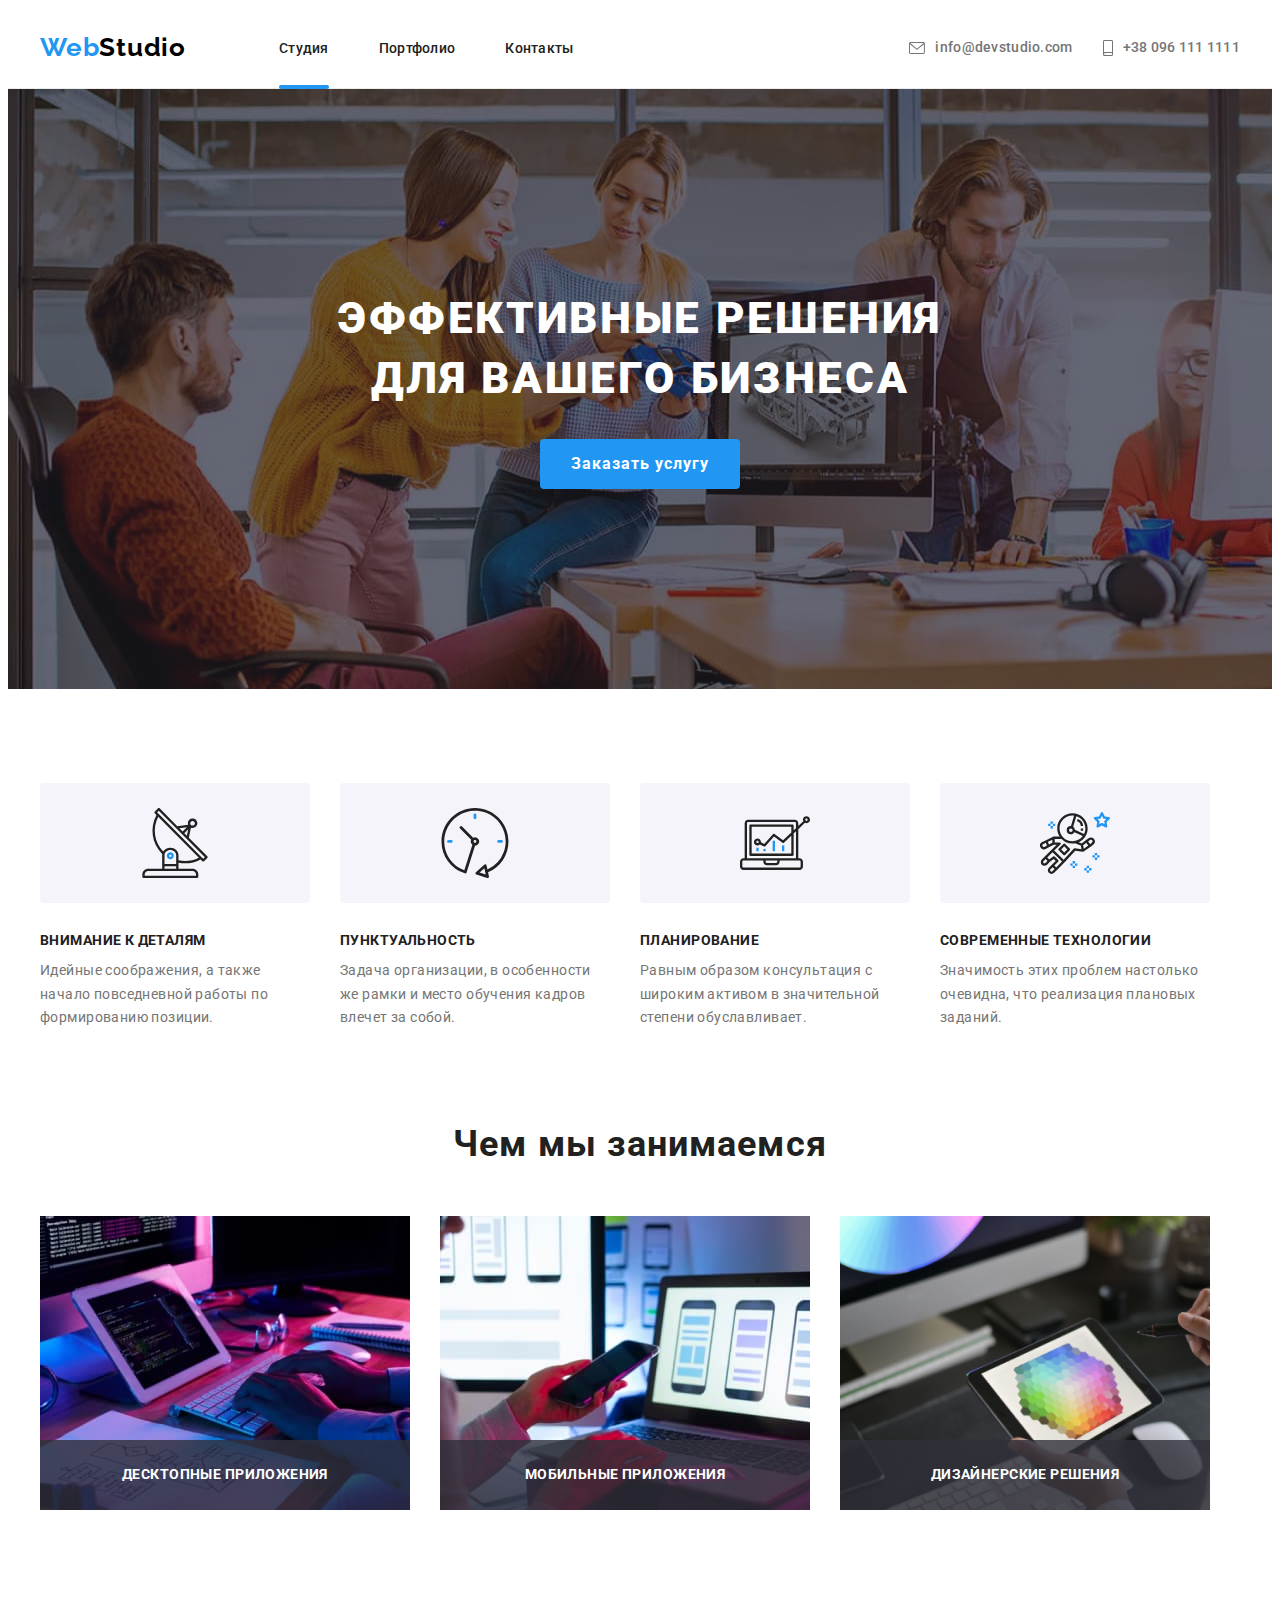
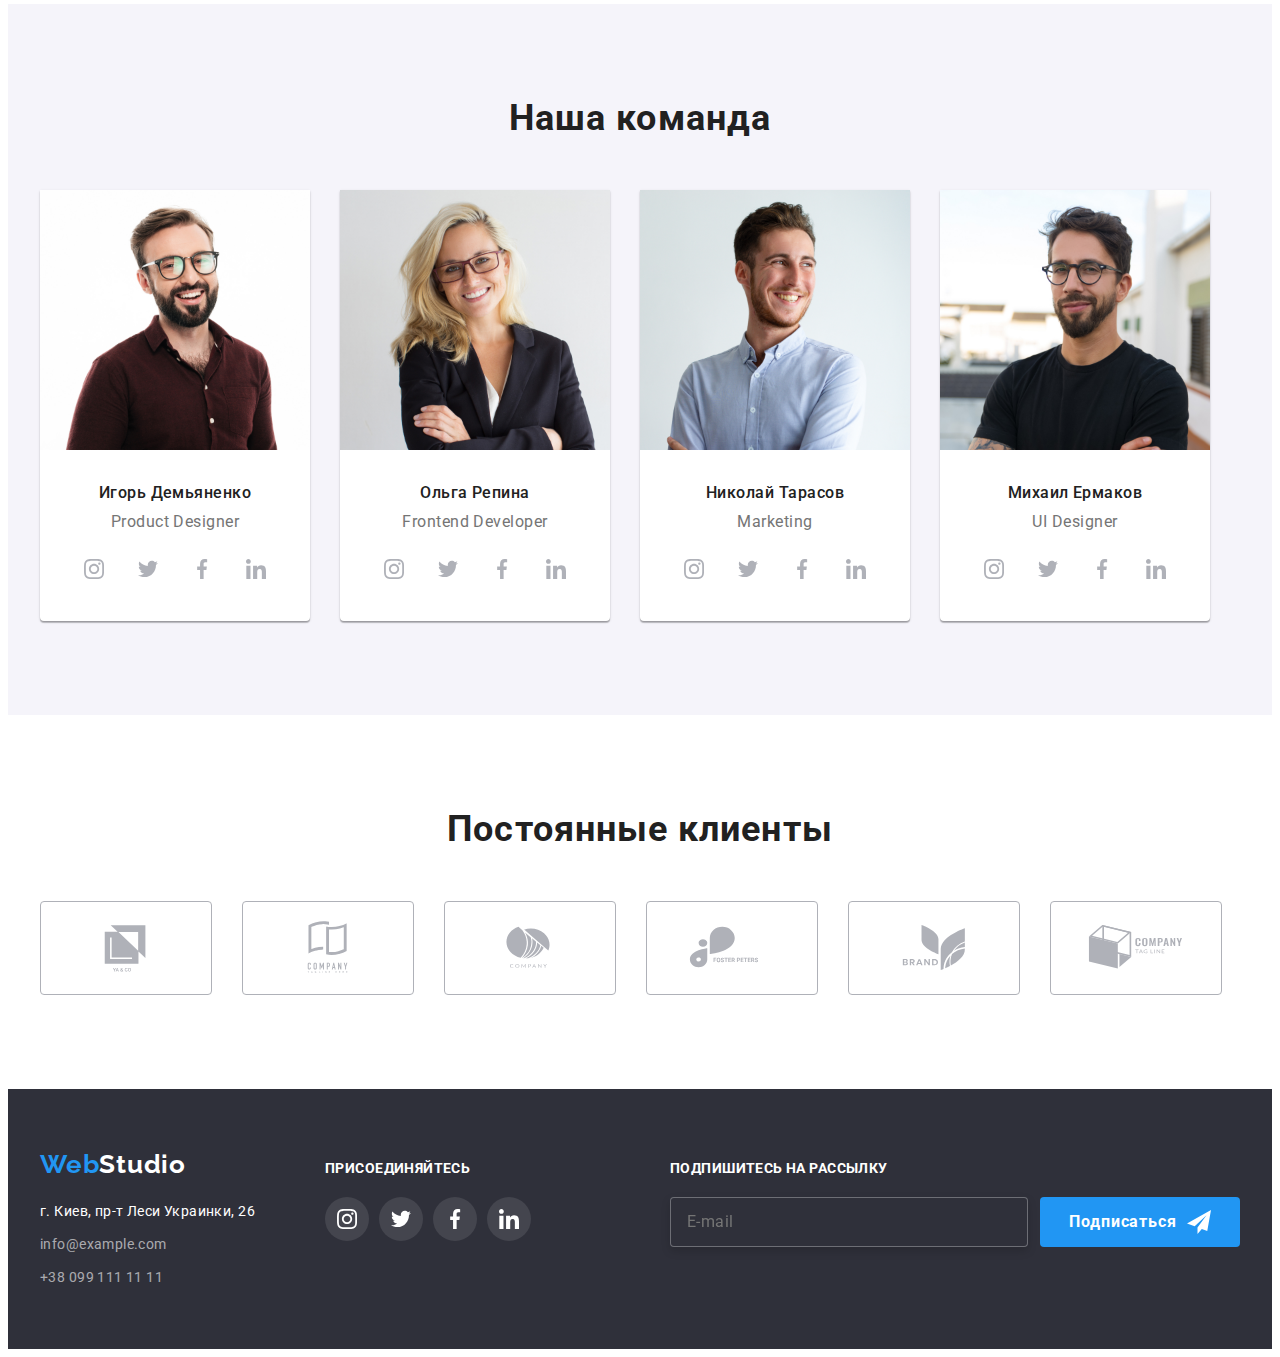
<file: index.html>
<!DOCTYPE html>
<html lang="ru">
<head>
    <meta charset="UTF-8">
    <meta http-equiv="X-UA-Compatible" content="IE=edge">
    <meta name="viewport" content="width=device-width, initial-scale=1.0">
    <link rel="preconnect" href="https://fonts.googleapis.com">
    <link rel="preconnect" href="https://fonts.gstatic.com" crossorigin>
    <link
      href="https://fonts.googleapis.com/css2?family=Raleway:wght@700&family=Roboto:wght@400;500;700;900&display=swap"
      rel="stylesheet">
      <link rel="stylesheet"
        href="https://cdnjs.cloudflare.com/ajax/libs/modern-normalize/1.1.0/modern-normalize.min.css"
        integrity="sha512-wpPYUAdjBVSE4KJnH1VR1HeZfpl1ub8YT/NKx4PuQ5NmX2tKuGu6U/JRp5y+Y8XG2tV+wKQpNHVUX03MfMFn9Q=="
        crossorigin="anonymous" referrerpolicy="no-referrer" />
    <link rel="stylesheet" href="./css/styles.css">
    <title>Document</title>
    
</head>
<body>




  <header class="header"> 
      <div class="header-container container">
      <nav class="header-navigation">
        <a href="./index.html" class="header-logo-link link">Web<span class="header-sublogo-link link">Studio</span></a>
    <ul class="header-list list">

      <li class="header-item"><a href="" class="header-link link current">Студия</a></li>

      <li class="header-item"><a href="./portfolio.html" class="header-link link">Портфолио</a></li>
      
      <li class="header-item"><a href="" class="header-link link">Контакты</a></li>

    </ul>
      </nav>
    
    <ul class="header-sublist list">

      <li class="header-sublist-item">
        <a class="header-mail-link link" href="info@devstudio.com">
        <svg class="header-mail-icon" width="16" height="12">
          <use href="./images/icons.svg#icon-envelope"></use>
        </svg>info@devstudio.com</a>
      </li>


      <li class="header-sublist-item">
        <a class="header-tel-link link" href="tel:+380961111111">
    <svg class="header-tel-icon" width="10" height="16">
      <use href="./images/icons.svg#icon-smartphone"></use>
    </svg>+38 096 111 1111</a>
      </li>
      
    </ul>
      
    </div>
  </header>

  <main>

    
      
    <section class="main-section">
    <div class="container">
      <h1 class="main-section-title">Эффективные решения для вашего бизнеса</h1>
      <button type="button" data-modal-open class="main-section-button">Заказать услугу</button>
    </div>
    </section>
    
   
  
    
    <section class="hard-skills section">
      <div class="container">
      <h2 class="visually-hidden">Сильные навыки</h2>
  <ul class="hard-skills-list list">

    <li class="hard-skills-item icon-antenna">
     <h3 class="hard-skills-subtitle">Внимание к деталям</h3>
     <p class="hard-skills-text">Идейные соображения, а также начало повседневной работы по формированию позиции.</p>
    </li>

    <li class="hard-skills-item icon-clock">
      <h3 class="hard-skills-subtitle">Пунктуальность</h3>
      <p class="hard-skills-text">Задача организации, в особенности же рамки и место обучения кадров влечет за собой.</p>
    </li>

    <li class="hard-skills-item icon-diagram">
      <h3 class="hard-skills-subtitle">Планирование</h3>
      <p class="hard-skills-text">Равным образом консультация с широким активом в значительной степени обуславливает.</p>
    </li>

    <li class="hard-skills-item icon-astronaut">
      <h3 class="hard-skills-subtitle">Современные технологии</h3>
      <p class="hard-skills-text">Значимость этих проблем настолько очевидна, что реализация плановых заданий.</p>
    </li>

  </ul>
  </div>
    </section>



     
    <section class="activity section">
      <div class="container">
  <h2 class="activity-title">Чем мы занимаемся</h2>
  <ul class="activity-list list">
    <li class="activity-item">

      <div class="activity-box">
      <img src="./images/box11.jpg" alt="верстка сайтов" width="370" class="activity-img">
    <p class="activity-text">Десктопные приложения</p>
    </div>

    </li>
    <li class="activity-item">

      <div class="activity-box">
      <img src="./images/box12.jpg" alt="создание мобильных приложений" width="370" class="activity-img">
    <p class="activity-text">Мобильные приложения</p>
    </div>

    </li>
    <li class="activity-item">

      <div class="activity-box">
      <img src="./images/box13.jpg" alt="дизайн сайтов" width="370" class="activity-img">
    <p class="activity-text">Дизайнерские решения</p>
    </div>

    </li>
  </ul>
  </div>
    </section>
    


    
    <section class="our-team section">
      <div class="container">
<h2 class="our-team-title">Наша команда</h2>
<ul class="our-team-list list">

  <li class="our-team-item">
    <img src="./images/img.jpg" alt="фото продакт дизайнера" width="270" class="team-img">
    <h3 class="our-team-subtitle">Игорь Демьяненко</h3>
    <p lang="en" class="our-team-text">Product Designer</p>

    <ul class="our-team-soc-list list">
      <li class="our-team-soc-item">
      <a href="" class="our-team-soc-link">
        <svg class="our-team-soc-icon" width="20" height="20">
          <use href="./images/icons.svg#icon-instagram-2-1"></use>
        </svg>
      </a>
      </li>
      

      <li class="our-team-soc-item">
      <a href="" class="our-team-soc-link">
        <svg class="our-team-soc-icon" width="20" height="20">
          <use href="./images/icons.svg#icon-twitter"></use>
        </svg>
      </a>
      </li>
      

      <li class="our-team-soc-item">
      <a href="" class="our-team-soc-link">
        <svg class="our-team-soc-icon" width="20" height="20">
          <use href="./images/icons.svg#icon-facebook"></use>
        </svg>
      </a>
      </li>
      

      <li class="our-team-soc-item">
      <a href="" class="our-team-soc-link">
        <svg class="our-team-soc-icon" width="20" height="20">
          <use href="./images/icons.svg#icon-linkedin5"></use>
        </svg>
      </a>
      </li>
      </ul>

    
  
  <li class="our-team-item">
    <img src="./images/img1.jpg" alt="фото фронтенд девелопера" width="270" class="team-img">
    <h3 class="our-team-subtitle">Ольга Репина</h3>
    <p lang="en" class="our-team-text">Frontend Developer</p>

    <ul class="our-team-soc-list list">
      <li class="our-team-soc-item">
      <a href="" class="our-team-soc-link">
        <svg class="our-team-soc-icon" width="20" height="20">
          <use href="./images/icons.svg#icon-instagram-2-1"></use>
        </svg>
      </a>
    </li>
    
      <li class="our-team-soc-item">
      <a href="" class="our-team-soc-link">
        <svg class="our-team-soc-icon" width="20" height="20">
          <use href="./images/icons.svg#icon-twitter"></use>
        </svg>
      </a>
    </li>

      <li class="our-team-soc-item">
      <a href="" class="our-team-soc-link">
        <svg class="our-team-soc-icon" width="20" height="20">
          <use href="./images/icons.svg#icon-facebook"></use>
        </svg>
      </a>
      </li>
    
      <li class="our-team-soc-item">
      <a href="" class="our-team-soc-link">
        <svg class="our-team-soc-icon" width="20" height="20">
          <use href="./images/icons.svg#icon-linkedin5"></use>
        </svg>
      </a>
    </li>
    </ul>

  <li class="our-team-item">
    <img src="./images/img2.jpg" alt="фото маркетолога" width="270" class="team-img">
    <h3 class="our-team-subtitle">Николай Тарасов</h3>
    <p lang="en" class="our-team-text">Marketing</p>

    <ul class="our-team-soc-list list">
      <li class="our-team-soc-item">
      <a href="" class="our-team-soc-link">
        <svg class="our-team-soc-icon" width="20" height="20">
          <use href="./images/icons.svg#icon-instagram-2-1"></use>
        </svg>
      </a>
      </li>
    
      <li class="our-team-soc-item">
      <a href="" class="our-team-soc-link">
        <svg class="our-team-soc-icon" width="20" height="20">
          <use href="./images/icons.svg#icon-twitter"></use>
        </svg>
      </a>
      </li>
    
      <li class="our-team-soc-item">
      <a href="" class="our-team-soc-link">
        <svg class="our-team-soc-icon" width="20" height="20">
          <use href="./images/icons.svg#icon-facebook"></use>
        </svg>
      </a>
      </li>
    
      <li class="our-team-soc-item">
      <a href="" class="our-team-soc-link">
        <svg class="our-team-soc-icon" width="20" height="20">
          <use href="./images/icons.svg#icon-linkedin5"></use>
        </svg>
      </a>
    </li>
    </ul>

  <li class="our-team-item">
    <img src="./images/img3.jpg" alt="фото дизайнера" width="270" class="team-img">
    <h3 class="our-team-subtitle">Михаил Ермаков</h3>
    <p lang="en" class="our-team-text">UI Designer</p>

    <ul class="our-team-soc-list list">
      <li class="our-team-soc-item">
      <a href="" class="our-team-soc-link">
        <svg class="our-team-soc-icon" width="20" height="20">
          <use href="./images/icons.svg#icon-instagram-2-1"></use>
        </svg>
      </a>
      </li>
    
      <li class="our-team-soc-item">
      <a href="" class="our-team-soc-link">
        <svg class="our-team-soc-icon" width="20" height="20">
          <use href="./images/icons.svg#icon-twitter"></use>
        </svg>
      </a>
      </li>
    
      <li class="our-team-soc-item">
      <a href="" class="our-team-soc-link">
        <svg class="our-team-soc-icon" width="20" height="20">
          <use href="./images/icons.svg#icon-facebook"></use>
        </svg>
      </a>
      </li>
    
      <li class="our-team-soc-item">
      <a href="" class="our-team-soc-link">
        <svg class="our-team-soc-icon" width="20" height="20">
          <use href="./images/icons.svg#icon-linkedin5"></use>
        </svg>
      </a>
    </li>
    </ul>
  
</ul>
</div>
    </section>

    <section class="clients section">
      <div class="container">
        <h2 class="clients-title">Постоянные клиенты</h2>
        <ul class="clients-list list">
          <li class="clients-item">
            <a href="" class="clients-link">
              <svg class="clients-icon" width="106" height="60">
                <use href="./images/icons.svg#icon-logo"></use>
              </svg>
            </a>

          </li>

          <li class="clients-item">
          <a href="" class="clients-link">
            <svg class="clients-icon" width="106" height="60">
              <use href="./images/icons.svg#icon-logo1"></use>
            </svg>
          </a>
          
          </li>

          <li class="clients-item">
          <a href="" class="clients-link">
            <svg class="clients-icon" width="106" height="60">
              <use href="./images/icons.svg#icon-logo2"></use>
            </svg>
          </a>
          
          </li>

          <li class="clients-item">
          <a href="" class="clients-link">
            <svg class="clients-icon" width="106" height="60">
              <use href="./images/icons.svg#icon-logo3"></use>
            </svg>
          </a>
          
          </li>

          <li class="clients-item">
          <a href="" class="clients-link">
            <svg class="clients-icon" width="106" height="60">
              <use href="./images/icons.svg#icon-logo4"></use>
            </svg>
          </a>
          
          </li>

          <li class="clients-item">
          <a href="" class="clients-link">
            <svg class="clients-icon" width="106" height="60">
              <use href="./images/icons.svg#icon-logo5"></use>
            </svg>
          </a>
          
          </li>

        </ul>
        
      </div>
    </section>
    
</main>
    
  <footer class="footer">
    
    <div class="footer-container container">

      <div class="footer-address-soc">
    <a href="./index.html" class="footer-logo-link link">Web<span
        class="footer-sublogo-link link">Studio</span></a>
        
    <address class="footer-address">
      <ul class="footer-list list">
        <li class="footer-item">
          <a href="https://goo.gl/maps/SySh8Rz6bYfCAVdH9" target="_blank"
            rel="noopener, noindex, nofollow" class="footer-link-place link">г. Киев,
            пр-т Леси Украинки, 26</a>
        </li>
        <li class="footer-item">
          <a href="info@example.com" class="footer-link-contact link">info@example.com</a>
        </li>
        <li class="footer-item">
          <a href="tel:+380991111111" class="footer-link-contact link">+38 099 111 11
            11</a>
        </li>
      </ul>
    </address>
    </div>

    <div class="footer-soc">

    <p class="footer-soc-title">Присоединяйтесь</p>
    <ul class="footer-soc-list list">
      <li class="footer-soc-item">
        <a href="" class="footer-soc-link">
          <svg class="footer-soc-icon" width="20" height="20">
            <use href="./images/icons.svg#icon-instagram-2-1"></use>
          </svg>
        </a>

      </li>

      <li class="footer-soc-item">
        <a href="" class="footer-soc-link">
          <svg class="footer-soc-icon" width="20" height="20">
            <use href="./images/icons.svg#icon-twitter"></use>
          </svg>
        </a>
      
      </li>

      <li class="footer-soc-item">
        <a href="" class="footer-soc-link">
          <svg class="footer-soc-icon" width="20" height="20">
            <use href="./images/icons.svg#icon-facebook"></use>
          </svg>
        </a>
      
      </li>

      <li class="footer-soc-item">
        <a href="" class="footer-soc-link">
          <svg class="footer-soc-icon" width="20" height="20">
            <use href="./images/icons.svg#icon-linkedin5"></use>
          </svg>
        </a>
      
      </li>

    </ul>
    </div>

    <div class="footer-form">
    <p class="form-title">Подпишитесь на рассылку</p>
    
    <div class="footer-sub-form">
    <form class="footer-sub-form">
      <label>
      <input type="email" class="form-input" name="user-email" placeholder="E-mail"/></label>


      
      <button type="submit" class="form-button">Подписаться<svg class="footer-icon" width="24" height="24">
        <use href="./images/icons.svg#icon-icon-send"></use>
      </svg></button>
      
    </form>
    </div>

    </div>
    
    </div>
  </footer>
    
  <div class="backdrop is-hidden" data-modal>
    <div class="modal">
      <button class="modal-icon" type="button" data-modal-close>
        <svg class="modal-icon-svg" width="18" height="18">
          <use class="modal-icon-use" href="./images/icons.svg#icon-close2"></use>
        </svg>
      </button>

      <p class="modal-title">Оставьте свои данные, мы вам перезвоним</p>
      <form>
        <div class="modal-field">
        <label class="modal-label" for="user-name">Имя</label>
        <div class="modal-box">
        <input type="text" class="modal-box-input" name="user-name" required id="user-name"/>
        <svg class="modal-box-svg" width="18" height="18">
          <use class="modal-box-use" href="./images/icons.svg#icon-person1"></use>
        </svg>
        </div>
        </div>
        

        <div class="modal-field">
        <label class="modal-label" for="user-tel">Телефон</label>
        <div class="modal-box">
        <input type="tel" class="modal-box-input" name="user-tel" required
          id="user-tel"/>
        <svg class="modal-box-svg" width="18" height="18">
          <use class="modal-box-use" href="./images/icons.svg#icon-phone2"></use>
        </svg>
        </div>
        </div>

        <div class="modal-field">
        <label class="modal-label" for="user-email">Почта</label>
        <div class="modal-box">
        <input type="email" class="modal-box-input" name="user-email" required
          id="user-email"/>
        <svg class="modal-box-svg" width="18" height="18">
          <use class="modal-box-use" href="./images/icons.svg#icon-email2"></use>
        </svg>
        </div>
        </div>

        <div class="modal-field-text">
          <label class="modal-label" for="user-text">Комментарий</label>

        <div class="modal-box">
          <textarea name="user-text" id="user-text" placeholder="Введите текст" class="modal-text"></textarea>
        </div>
        </div>

        <div class="modal-politic">
        <input type="checkbox" class="input-check visually-hidden" name="politic" value="politic" id="input-check"/>
        <label for="input-check" class="check-text">
        <span>
          <svg class="check-icon" width="11" height="8">
          <use class="check-icon-use" href="./images/icons.svg#icon-check1"></use>
        </svg></span>
        Соглашаюсь с рассылкой и принимаю&nbsp;<a href="check-text-link" class="check-text-sub">Условия договора</a></label>
        </div>

        <div class="modal-button">
        <button type="submit" class="modal-button-send">Отправить</button>
        </div>

        </form>
      </div>

      
    </div>
  

    <script src="./js/modal.js"></script>
    

</body>
</html>
</file>
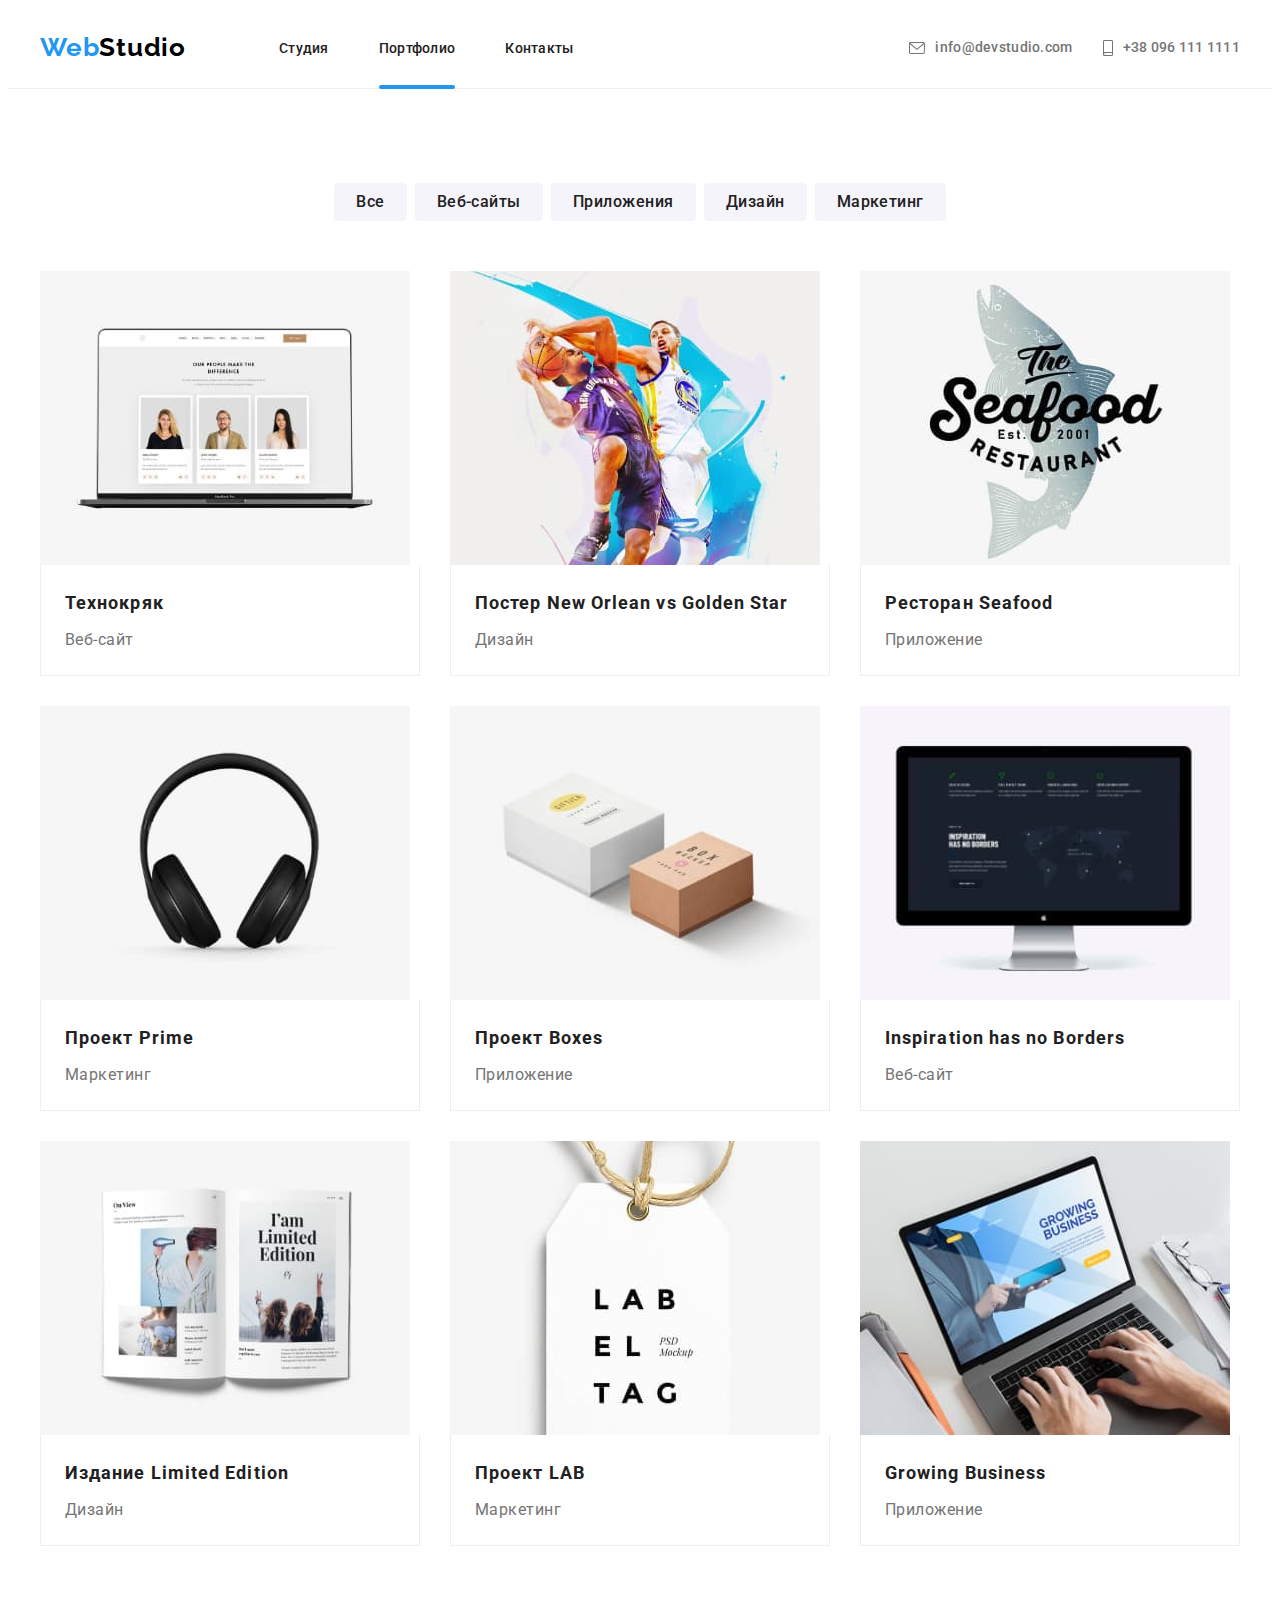
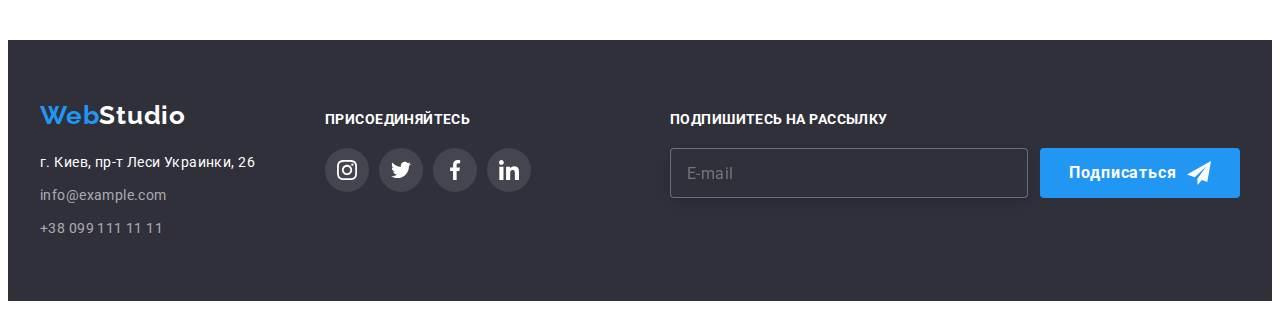
<file: portfolio.html>
<!DOCTYPE html>
<html lang="ru">

<head>
    <meta charset="UTF-8">
    <meta http-equiv="X-UA-Compatible" content="IE=edge">
    <meta name="viewport" content="width=device-width, initial-scale=1.0">
    <link rel="preconnect" href="https://fonts.googleapis.com">
    <link rel="preconnect" href="https://fonts.gstatic.com" crossorigin>
    <link
        href="https://fonts.googleapis.com/css2?family=Raleway:wght@700&family=Roboto:wght@400;500;700;900&display=swap"
        rel="stylesheet">
        <link rel="stylesheet"
            href="https://cdnjs.cloudflare.com/ajax/libs/modern-normalize/1.1.0/modern-normalize.min.css"
            integrity="sha512-wpPYUAdjBVSE4KJnH1VR1HeZfpl1ub8YT/NKx4PuQ5NmX2tKuGu6U/JRp5y+Y8XG2tV+wKQpNHVUX03MfMFn9Q=="
            crossorigin="anonymous" referrerpolicy="no-referrer" />
    <link rel="stylesheet" href="./css/styles.css">
    <title>Document</title>

</head>

<body>
    <header class="header">
        <div class="header-container container">
            <nav class="header-navigation">
                <a href="./index.html" class="header-logo-link link">Web<span
                        class="header-sublogo-link link">Studio</span></a>
                <ul class="header-list list">
                    <li class="header-item"><a href="./index.html"
                            class="header-link link">Студия</a></li>
                    <li class="header-item"><a href="./portfolio.html"
                            class="header-link link current">Портфолио</a></li>
                    <li class="header-item"><a href=""
                            class="header-link link">Контакты</a></li>
                </ul>
            </nav>
    
            <ul class="header-sublist list">
            
                <li class="header-sublist-item">
                    <a class="header-mail-link link" href="info@devstudio.com">
                        <svg class="header-mail-icon" width="16" height="12">
                            <use href="./images/icons.svg#icon-envelope"></use>
                        </svg>info@devstudio.com</a>
                </li>
            
            
                <li class="header-sublist-item">
                    <a class="header-tel-link link" href="tel:+380961111111">
                        <svg class="header-tel-icon" width="10" height="16">
                            <use href="./images/icons.svg#icon-smartphone"></use>
                        </svg>+38 096 111 1111</a>
                </li>
            
            </ul>
    
        </div>
    </header>
    <main>
        <section class="section">
            <div class="container">
            <h1 class="visually-hidden">Portfolio</h1>
            <ul class="portfolio-list list">
                <li class="portfolio-item">
                    <button type="button" class="portfolio-button">Все</button>
                </li>
                <li class="portfolio-item">
                    <button type="button" class="portfolio-button">Веб-сайты</button>
                </li>
                <li class="portfolio-item">
                    <button type="button" class="portfolio-button">Приложения</button>
                </li>
                <li class="portfolio-item">
                    <button type="button" class="portfolio-button">Дизайн</button>
                </li>
                <li class="portfolio-item">
                    <button type="button" class="portfolio-button">Маркетинг</button>
                </li>
            </ul>
            
           
            <ul class="project-list list">

                <li class="project-item">
                    
                    <a href="" class="project-link link">
                <div class="project-box">
                    <img src="./images/foto1.jpg" alt="технокряк" width="370" class="project-img">
                <div class="project-overlay">
                    <p class="project-box-text">Ресурс предлагает комплексные предложения с разным уровнем функционала и
                    сервисов. Все это позволит посетителю получить исчерпывающие сведения о
                    компании или частном лице.</p>
                </div>
                </div>

                <div class="project-card">
                    <h2 class="project-title">Технокряк</h2>
                    <p class="project-text">Веб-сайт</p>
                </div>
                    </a>
                    
                </li>

                <li class="project-item">
                    
                    <a href="" class="project-link link">
                <div class="project-box">
                    <img src="./images/foto2.jpg" alt="Постер New Orlean vs Golden Star" width="370"class="project-img">
                <div class="project-overlay">
                        <p class="project-box-text">Ресурс предлагает комплексные предложения с
                            разным уровнем функционала и
                            сервисов. Все это позволит посетителю получить исчерпывающие сведения о
                            компании или частном лице.</p>
                </div>
                </div>

                    <div class="project-card">
                    <h2 class="project-title">Постер New Orlean vs Golden Star</h2>
                    <p class="project-text">Дизайн</p>
                    </div>
                    </a>
                
                </li>
                <li class="project-item">
                    <a href="" class="project-link link">
                        <div class="project-box">
                    <img src="./images/foto3.jpg" alt="Ресторан Seafood" width="370" class="project-img">
                    <div class="project-overlay">
                        <p class="project-box-text">Ресурс предлагает комплексные предложения с
                            разным уровнем функционала и
                            сервисов. Все это позволит посетителю получить исчерпывающие сведения о
                            компании или частном лице.</p>
                            </div>
                            </div>

                    <div class="project-card">
                    <h2 class="project-title">Ресторан Seafood</h2>
                    <p class="project-text">Приложение</p>
                    </div>
                    </a>
                </li>
                <li class="project-item">
                    <a href="" class="project-link link">
                        <div class="project-box">
                    <img src="./images/foto4.jpg" alt="Проект Prime" width="370" class="project-img">
                    
                    <div class="project-overlay">
                        <p class="project-box-text">Ресурс предлагает комплексные предложения с
                            разным уровнем функционала и
                            сервисов. Все это позволит посетителю получить исчерпывающие сведения о
                            компании или частном лице.</p>
                    </div>
                    </div>
                    <div class="project-card">
                    <h2 class="project-title">Проект Prime</h2>
                    <p class="project-text">Маркетинг</p>
                    </div>
                    </a>
                </li>
                <li class="project-item">
                    <a href="" class="project-link link">
                        <div class="project-box">
                    <img src="./images/foto5.jpg" alt="Проект Boxes" width="370" class="project-img">
                    <div class="project-overlay">
                        <p class="project-box-text">Ресурс предлагает комплексные предложения с
                            разным уровнем функционала и
                            сервисов. Все это позволит посетителю получить исчерпывающие сведения о
                            компании или частном лице.</p>
                    </div>
                    </div>
                    
                    <div class="project-card">
                    <h2 class="project-title">Проект Boxes</h2>
                    <p class="project-text">Приложение</p>
                    </div>
                    </a>
                </li>
                <li class="project-item">
                    <a href="" class="project-link link">
                        <div class="project-box">
                    <img src="./images/foto6.jpg" alt="Inspiration has no Borders" width="370" class="project-img">
                    <div class="project-overlay">
                        <p class="project-box-text">Ресурс предлагает комплексные предложения с
                            разным уровнем функционала и
                            сервисов. Все это позволит посетителю получить исчерпывающие сведения о
                            компании или частном лице.</p>
                    </div>
                    </div>
                    
                    <div class="project-card">
                    <h2 class="project-title">Inspiration has no Borders</h2>
                    <p class="project-text">Веб-сайт</p>
                    </div>
                    </a>
                </li>
                <li class="project-item">
                    <a href="" class="project-link link">
                        <div class="project-box">
                    <img src="./images/foto7.jpg" alt="Издание Limited Edition" width="370" class="project-img">
                    <div class="project-overlay">
                        <p class="project-box-text">Ресурс предлагает комплексные предложения с
                            разным уровнем функционала и
                            сервисов. Все это позволит посетителю получить исчерпывающие сведения о
                            компании или частном лице.</p>
                    </div>
                    </div>
                    
                    <div class="project-card">
                    <h2 class="project-title">Издание Limited Edition</h2>
                    <p class="project-text">Дизайн</p>
                    </div>
                    </a>
                </li>
                <li class="project-item">
                    <a href="" class="project-link link">
                        <div class="project-box">
                    <img src="./images/foto8.jpg" alt="Проект LAB"  width="370" class="project-img">
                    <div class="project-overlay">
                        <p class="project-box-text">Ресурс предлагает комплексные предложения с
                            разным уровнем функционала и
                            сервисов. Все это позволит посетителю получить исчерпывающие сведения о
                            компании или частном лице.</p>
                    </div>
                    </div>
                    
                    <div class="project-card">
                    <h2 class="project-title">Проект LAB</h2>
                    <p class="project-text">Маркетинг</p>
                    </div>
                    </a>
                </li>
                <li class="project-item">
                    <a href="" class="project-link link">
                        <div class="project-box">
                    <img src="./images/foto9.jpg" alt="Growing Business" width="370" class="project-img">
                    <div class="project-overlay">
                        <p class="project-box-text">Ресурс предлагает комплексные предложения с
                            разным уровнем функционала и
                            сервисов. Все это позволит посетителю получить исчерпывающие сведения о
                            компании или частном лице.</p>
                    </div>
                    </div>
                    
                    <div class="project-card">
                    <h2 class="project-title">Growing Business</h2>
                    <p class="project-text">Приложение</p>
                    </div>
                    </a>
                </li>
            </ul>
            
            </div>
            
        </section>
    </main>

<footer class="footer">

    <div class="footer-container container">

        <div class="footer-address-soc">
            <a href="./index.html" class="footer-logo-link link">Web<span
                    class="footer-sublogo-link link">Studio</span></a>

            <address class="footer-address">
                <ul class="footer-list list">
                    <li class="footer-item">
                        <a href="https://goo.gl/maps/SySh8Rz6bYfCAVdH9"
                            target="_blank" rel="noopener, noindex, nofollow"
                            class="footer-link-place link">г. Киев,
                            пр-т Леси Украинки, 26</a>
                    </li>
                    <li class="footer-item">
                        <a href="info@example.com"
                            class="footer-link-contact link">info@example.com</a>
                    </li>
                    <li class="footer-item">
                        <a href="tel:+380991111111"
                            class="footer-link-contact link">+38 099 111 11
                            11</a>
                    </li>
                </ul>
            </address>
        </div>

        <div class="footer-soc">

            <p class="footer-soc-title">Присоединяйтесь</p>
            <ul class="footer-soc-list list">
                <li class="footer-soc-item">
                    <a href="" class="footer-soc-link">
                        <svg class="footer-soc-icon" width="20" height="20">
                            <use href="./images/icons.svg#icon-instagram-2-1">
                            </use>
                        </svg>
                    </a>

                </li>

                <li class="footer-soc-item">
                    <a href="" class="footer-soc-link">
                        <svg class="footer-soc-icon" width="20" height="20">
                            <use href="./images/icons.svg#icon-twitter"></use>
                        </svg>
                    </a>

                </li>

                <li class="footer-soc-item">
                    <a href="" class="footer-soc-link">
                        <svg class="footer-soc-icon" width="20" height="20">
                            <use href="./images/icons.svg#icon-facebook"></use>
                        </svg>
                    </a>

                </li>

                <li class="footer-soc-item">
                    <a href="" class="footer-soc-link">
                        <svg class="footer-soc-icon" width="20" height="20">
                            <use href="./images/icons.svg#icon-linkedin5"></use>
                        </svg>
                    </a>

                </li>

            </ul>
        </div>

        <div class="footer-form">
            <p class="form-title">Подпишитесь на рассылку</p>

            <div class="footer-sub-form">
                <form class="footer-sub-form">
                    <label>
                        <input type="email" class="form-input" name="user-email"
                            placeholder="E-mail" /></label>



                    <button type="submit" class="form-button">Подписаться<svg
                            class="footer-icon" width="24" height="24">
                            <use href="./images/icons.svg#icon-icon-send"></use>
                        </svg></button>

                </form>
            </div>

        </div>

    </div>
</footer>
</div>

</body>
</html>
</file>
<file: css/styles.css>
:root {
    --main-content-color: #2F303A;
    --background-color: #FFFFFF;
    --header-color: #212121;
    --sublogo-color:#000000;
    --header-mail-link-color: #757575;
    --header-tel-link-color: #757575;
    --main-title-color: #FFFFFF;
    --main-btn-color: #FFFFFF;
    --second-btn-color: #212121;
    --second-title-color: #212121;
    --third-title-color: #212121;
    --text-color: #757575;
    --footer-color: #FFFFFF;
    --accent-color:  #2196F3;
    --btn-bacground-color: #2196F3;
    --btn-background-second-color: #F5F4FA;
    --project-gap: 30px;
    --border-color: #EEEEEE;
}

body {
    font-family: "Roboto",
    Tahoma, sans-serif;
    font-size: 14px;
    letter-spacing: 0.03em;
    color: var(--text-color);
    background-color: var(--background-color);
}

p,
ul,
h1,
h2,
h3,
h4,
h5,
h6 {
    margin: 0;
}


.link
{
    text-decoration: none;
}
.list
{
    list-style: none;
    padding: 0;
    margin: 0;
}

.container {
    width: 1200px;
    padding-left: 15px;
    padding-right: 15px;
    margin: 0 auto;
}
.section {
    padding-top: 94px;
    padding-bottom: 94px;
}
.visually-hidden {
    position: absolute;
    white-space: nowrap;
    width: 1px;
    height: 1px;
    overflow: hidden;
    border: 0;
    padding: 0;
    clip: rect(0 0 0 0);
    clip-path: inset(50%);
    margin: -1px;
}



/*-------------Header-----------------*/

.header-container {
display: flex;
align-items: center;
}

.header {
    border-bottom: 1px solid #ECECEC;
}

.header-navigation {
display: flex;
align-items:center;
}

.header-item:not(:last-child) {
    margin-right: 50px;
}

.header-list {
    display: flex;
    align-items: center;
}

.header-sublist {
    margin-left: auto;
    display: flex;
    align-items: center;
}

.header-sublist-item:not(:last-child) {
    margin-right: 30px;
}

.header-sublist-item{
    display: flex;
    align-items: center;
    padding-top: 32px;
    padding-bottom: 32px;
    }

.header-mail-link
{
font-family: "Roboto",
Tahoma,
sans-serif;
font-style: normal;
font-weight: 500;
font-size: 14px;
line-height: 1.14;
letter-spacing: 0.02em;
color: var(--header-mail-link-color);
display: flex;
align-items: center;
transition: color 250ms, cubic-bezier(0.4, 0, 0.2, 1);
}

.header-mail-icon {
    fill: currentColor;
    margin-right: 10px; 
}

.header-tel-icon {
    fill: currentColor;
    margin-right: 10px;
}

.header-mail-link:hover, .header-mail-link:focus {
    color: var(--accent-color);
}
.header-tel-link {
    font-family: "Roboto",
    Tahoma,
    sans-serif;
    font-style: normal;
    font-weight: 500;
    font-size: 14px;
    line-height: 1.14;
    letter-spacing: 0.02em;
    color: var(--header-tel-link-color);
    display: flex;
    align-items: center;
    transition: color 250ms,
    cubic-bezier(0.4, 0, 0.2, 1);
}

.header-tel-link:hover
{
    color: var(--accent-color);
}

.header-tel-link:focus
{
    color: var(--accent-color);
}

.header-logo-link
{
font-family: 'Raleway';
font-style: normal;
font-weight: 700;
font-size: 26px;
line-height: 31px;
letter-spacing: 0.03em;
color: var(--accent-color);
padding-top: 24px;
padding-bottom: 25px;
margin-right: 93px;
}

.header-sublogo-link {
    font-family: 'Raleway';
    font-style: normal;
    font-weight: 700;
    font-size: 26px;
    line-height: 1.19;
    letter-spacing: 0.03em;
    color: var(--sublogo-color);
}

.header-link {
    font-family: "Roboto",
    Tahoma,
    sans-serif;
    font-weight: 500;
    font-size: 14px;
    line-height: 1.14;
    letter-spacing: 0.02em;
    color: var(--header-color);
    padding-top: 32px;
    padding-bottom: 32px;
    transition:color 250ms;
    cubic-bezier(0.4, 0, 0.2, 1)
}
.header-link:hover
{
    color: var(--accent-color);
}

.header-link:focus
{
    color: var(--accent-color);
}


.current:after {
    width: 100%;
    height: 4px;
    background: var(--accent-color);
    border-radius: 2px;
    display: block;
    content: " ";
    position: absolute;
    bottom: -1px;
}

.header-link {
    position: relative;
}


/*------------Main-------------------*/

.main-section {
    background-image: linear-gradient( rgba(47, 48, 58, 0.4),
    rgba(47, 48, 58, 0.4)),
    url(../images/hero-bg.jpg);
    background-repeat: no-repeat;
    max-width: 1600px;
    margin: 0 auto;
    padding-top: 200px;
    padding-bottom: 200px;
    background-color: var(--main-content-color); 
}
.main-section-title {
    font-weight: 900;
    font-size: 44px;
    line-height: 1.36;
    text-align: center;
    letter-spacing: 0.06em;
    text-transform: uppercase;
    color: var(--main-title-color);
    max-width: 696px;
    margin: 0 auto;
    margin-bottom: 30px;
}
.main-section-button
{
    
    width: 200px;
    height: 50px;
    border: navajowhite;
    font-family: inherit;
    font-weight: 700;
    font-size: 16px;
    line-height: 1.88;
    display: block;
    
    letter-spacing: 0.06em;
    color: var(--main-btn-color);
    background: var(--accent-color);
    
    border-radius: 4px;
    cursor: pointer;
    margin: 0 auto;
    
}

/*----------Сильные навыки------------*/

.hard-skills-list {
    display: flex;
    align-items: center;
}

.hard-skills-item::before
{
    display: block;
    content: "";
    height: 120px;
    
    background-repeat: no-repeat;
    background-position: center;
    background-color: #F5F4FA;
    border-radius: 4px;
    margin-bottom: 30px;
}

.icon-antenna::before {
    background-image: url("../images/antenna2.svg");
}

.icon-clock::before {
    background-image: url("../images/clock2.svg");
}

.icon-diagram::before {
    background-image: url("../images/diagram2.svg");
}

.icon-astronaut::before {
    background-image: url("../images/astronaut3.svg");
}
.hard-skills-subtitle {
    font-weight: 700;
    font-size: 14px;
    line-height: 1.14;
    letter-spacing: 0.03em;
    text-transform: uppercase;
    color: var(--third-title-color);
}

.hard-skills-text {
    line-height: 1.71;
    letter-spacing: 0.03em;
    color: var(--text-color);
    margin-top: 10px;
    max-width: 270px;
}
.hard-skills-item:not(:last-child)
{
    margin-right: 30px;
}

/*-----------Activity---------------*/
.activity {
    padding-top: 0;
}

.activity-item:not(:last-child) {
margin-right: 30px;
}
.activity-title {
    font-weight: 700;
    font-size: 36px;
    line-height: 1.16;
    text-align: center;
    letter-spacing: 0.03em;
    color: var(--second-title-color);
    margin-bottom: 50px;
}

.activity-list {
    display: flex;
    align-items: center;
}

.activity-text {
    position: absolute;
    bottom: 0;
    display: flex;
    align-items: center;
    justify-content: center;
    width: 100%;
    height: 70px;
    font-weight: 700;
    font-size: 14px;
    line-height: 1.14;
    text-align: center;
    letter-spacing: 0.03em;
    text-transform: uppercase;
    opacity: 1;
    color: #FFFFFF;
    background: rgba(47, 48, 58, 0.8);
}

.activity-box {
    position: relative;   
}

.activity-img {
    display: block;
    max-width: 100%;
    height: auto;
}
/*---------------Our team------------*/
.our-team {
    background-color: var(--btn-background-second-color);
}

.our-team-list {
display: flex;
align-items: center;
}

.our-team-title {
    font-weight: 700;
    font-size: 36px;
    line-height: 1.16;
    text-align: center;
    letter-spacing: 0.03em;
    color: var(--second-title-color);
    margin-bottom: 50px;
}
.team-img {
    margin-bottom: 30px;
}

.our-team-subtitle {
    font-weight: 500;
    font-size: 16px;
    line-height: 1.19;
    text-align: center;
    letter-spacing: 0.03em;
    color: var(--third-title-color);
    margin-bottom: 10px;
}

.our-team-text {
    font-size: 16px;
    line-height: 1.19;
    text-align: center;
    letter-spacing: 0.03em;
    color: var(--text-color);
    margin-bottom: 16px;
}

.our-team-item {
    box-shadow: 0px 1px 3px rgba(0, 0, 0, 0.12),
    0px 1px 1px rgba(0, 0, 0, 0.14),
    0px 2px 1px rgba(0, 0, 0, 0.2);
    border-radius: 0px 0px 4px 4px;
    border: #ECECEC;
    background-color: var(--background-color);
}
.our-team-item:not(:last-child)
{
    margin-right: 30px;}

    .our-team-soc-link {
        width: 44px;
        height: 44px;
        
        border-radius: 50%;
        display: flex;
        justify-content: center;
        align-items: center;
        transition: background-color 250ms, color var(--background-color) 250ms, cubic-bezier(0.4, 0, 0.2, 1);
}

    .our-team-soc-icon {
        fill: #AFB1B8;
    }
     
    .our-team-soc-link:hover,
    .our-team-soc-link:focus
    {
    background-color: var(--accent-color);
    }

    .our-team-soc-link:hover .our-team-soc-icon {
        fill: var(--background-color);
    }
    .our-team-soc-list {
        display: flex;
        justify-content: center;
        margin-right: 32px;
        margin-bottom: 30px;
        margin-left: 32px;
    }

    .our-team-soc-item:not(:last-child) {
        margin-right: 10px;
    }
   

    /*--------------Clients----------*/

    .clients-title {
        font-family: 'Roboto';
        font-style: normal;
        margin-bottom: 50px;
        font-weight: 700;
        font-size: 36px;
        line-height: 1.16;
        text-align: center;
        letter-spacing: 0.03em;
        color: var(--header-color);
    }

    .clients-list {
        display: flex;
        justify-items: center;
        margin: auto;
        
    }

    .clients-item:not(:last-child) {
        margin-right: 30px;
    }

    .clients-link {
        width: 170px;
        height: 92px;
        color: #AFB1B8;
        border: 1px solid #AFB1B8;
        border-radius: 4px;
        display: flex;
        align-items: center;
        justify-content: center;
        transition: color 250ms, 
        border 250ms, cubic-bezier(0.4, 0, 0.2, 1);
    }

    .clients-link:hover, .clients-link:focus
    {
        color: var(--accent-color);
        border: 1px solid var(--accent-color);
        border-radius: 4px;
    }

.clients-icon {
fill: currentColor;
}

    
/*----------Footer-------------------*/
.footer-container {
    display: flex;
    align-items: baseline;
    
}

.footer {
background-color: var(--main-content-color);
    padding-top: 60px;
    padding-bottom: 60px;
}

.footer-list {
    margin-top: 20px;
}

.footer-logo-link {
    font-family: 'Raleway';
    font-style: normal;
    font-weight: 700;
    font-size: 26px;
    line-height: 1.19;
    letter-spacing: 0.03em;
    color: var(--accent-color);
    
}
.footer-sublogo-link {
    font-family: 'Raleway';
    font-style: normal;
    font-weight: 700;
    font-size: 26px;
    line-height: 1.19;
    letter-spacing: 0.03em;
    color: var(--footer-color);
}
.footer-link-place {
    font-family: 'Roboto';
    font-style: normal;
    font-size: 14px;
    line-height: 1.71;
    letter-spacing: 0.03em;
    color: var(--footer-color);
}

.footer-link-contact {
font-family: 'Roboto';
font-style: normal;
font-size: 14px;
line-height: 1.71;
letter-spacing: 0.03em;
color: rgba(255, 255, 255, 0.6);
transition: color 250ms, cubic-bezier(0.4, 0, 0.2, 1);
}

.footer-link-contact:hover, .footer-link-contact:focus {
    color: var(--accent-color);
}

.footer-item:not(:last-child) {
margin-bottom: 9px;
}

.footer-soc {
margin-left: 70px; 
}

.footer-soc-title {
    font-weight: 700;
    font-size: 14px;
    line-height: 1.14;
    letter-spacing: 0.03em;
    text-transform: uppercase;
    margin-bottom: 20px;
    color: var(--main-title-color);
}

.footer-soc-list {
    display: flex;
    align-items: center;
    justify-content: center;
}

.footer-soc-item {
    width: 44px;
    height: 44px;
    border-radius: 50%;
    background-color: rgba(255, 255, 255, 0.1);
}

.footer-soc-link {
    width: 100%;
    height: 100%;
    display: flex;
    align-items: center;
    justify-content: center;
    transition: background-color 250ms, cubic-bezier(0.4, 0, 0.2, 1);
}
.footer-soc-icon {
    fill: var(--footer-color);
}

.footer-soc-item:hover, .footer-soc-item:focus {
    background-color: var(--accent-color);
}

.footer-soc-item:not(:last-child) {
    margin-right: 10px;
}

.footer-sub-form {
    display: flex;
    align-items: center;
    justify-content: center;
}

.footer-form {
    margin-left: auto;
}

.footer-sub-form {
    display: flex;
    align-items: center;
    justify-content: center;
}

.form-title {
    font-weight: 700;
    font-size: 14px;
    line-height: 1.14;
    letter-spacing: 0.03em;
    text-transform: uppercase;

    color: #FFFFFF;
    margin-bottom: 20px;
}

.form-input {
    width: 358px;
    height: 50px;
    font-family: 'Roboto';
    font-style: normal;
    font-weight: 400;
    font-size: 16px;
    line-height: 1.25;
    letter-spacing: 0.03em;
    background-color: #2F303A;
    color: rgba(255, 255, 255, 0.6);
    padding-top: 15px;
    padding-bottom: 15px;
    padding-left: 16px;
    border: 1px solid rgba(255, 255, 255, 0.3);
    box-sizing: border-box;
    filter: drop-shadow(0px 4px 4px rgba(0, 0, 0, 0.15));
    border-radius: 4px;
    margin-right: 12px;
    
}

.form-button {
    width: 200px;
    height: 50px;
    border-radius: 4px;
    
    font-family: inherit;
    font-style: normal;
    font-weight: 700;
    font-size: 16px;
    line-height: 1.88;
    border: navajowhite;
    
    letter-spacing: 0.06em;
    background-color: #2196F3;
    color: #FFFFFF;
    display: flex;
    align-items: center;
    justify-content: center;
}

.footer-icon {
    margin-left: 10px;    
}


/*-------------Backdrop------------------*/

.backdrop {
    position: fixed;
    width: 100%;
    height: 100%;
    top: 0;
    background-color: rgba(0, 0, 0, 0.2);
    transition: opacity 250ms, visibility 250ms;
}

.is-hidden {
    visibility: hidden;
    opacity: 0;
    pointer-events: none;
}

.modal {
    position: absolute;
    width: 528px;
    
    left: 50%;
    top: 50%;
    padding: 40px;

    background: #FFFFFF;
    box-shadow: 0px 1px 3px rgba(0, 0, 0, 0.12),
        0px 1px 1px rgba(0, 0, 0, 0.14),
        0px 2px 1px rgba(0, 0, 0, 0.2);
    border-radius: 5px;

    transform: translate(-50%, -50%);
    transition: transform 250ms, cubic-bezier(0.4, 0, 0.2, 1);
}

.modal-icon {
    position: absolute;
    top: 8px;
    right: 8px;
    width: 30px;
    height: 30px;
    cursor: pointer;
    border-radius: 50%;
    display: flex;
    justify-content: center;
    align-items: center;
    background-color: transparent;
    border: 1px solid rgba(0, 0, 0, 0.1);
    cursor: pointer;
    transition: fill 250ms,
    cubic-bezier(0.4, 0, 0.2, 1);
}

.modal-icon:hover {
    fill: var(--accent-color);
}

.modal-icon:hover {
    fill: var(--accent-color);
}
.modal-title {
    
    font-weight: 700;
    font-size: 20px;
    line-height: 1.15;
    text-align: center;
    letter-spacing: 0.03em;
    
    color: var(--header-color);
    
    margin-bottom: 12px;
}

.modal-box-input {
    width: 100%;  
    height: 40px;
    border: 1px solid rgba(33, 33, 33, 0.2);
    box-sizing: border-box;
    border-radius: 4px;
    transition: border-color 250ms;
    padding-left: 42px;
    outline: none;
    cursor: pointer;
    transition: border-color 250ms,
    cubic-bezier(0.4, 0, 0.2, 1);
}

.modal-box-input:focus {
    border-color: var(--accent-color);
}

.modal-box-input:focus + .modal-box-svg {
    fill: var(--accent-color);
}

.modal-box-input:hover {
    border-color: var(--accent-color);
}

.modal-label {
    font-weight: 400;
    font-size: 12px;
    line-height: 1.16;
    letter-spacing: 0.01em;
    color: #757575;
    display: block;
    margin-bottom: 4px;
}

.modal-text {
    width: 100%;
    height: 128px;
    font-weight: 400;
    font-size: 14px;
    line-height: 1.14;
    letter-spacing: 0.01em;
    
    color: rgba(117, 117, 117, 0.5);
    border: 1px solid rgba(33, 33, 33, 0.2);
    box-sizing: border-box;
    border-radius: 4px;
    padding-left: 16px;
    padding-top: 12px;
    margin-bottom: 20px;
    resize: none;
    transition: 250ms, cubic-bezier(0.4, 0, 0.2, 1);
}

.modal-text:hover {
    border-color: var(--accent-color);
}

.modal-text:focus {
    border-color: var(--accent-color);
}


.modal-politic {
    
    display: flex;
    align-items: center;
    justify-content: center;
    margin-bottom: 30px;
}

.modal-box {
    position: relative;
    display: flex;
}

.modal-box-svg {
    position: absolute;
    top: 50%;
    transform: translateY(-50%);
    left: 12px;
    transition: fill 250ms;
    
}

.modal-field {
    margin-bottom: 10px;
    
}

.modal-field-text {
    margin-bottom: 20px;
    }



.check-text {
    font-weight: 400;
    font-size: 14px;
    line-height: 1.71;
    letter-spacing: 0.03em;

    color: #757575;
    display: flex;
    align-items: center;
    margin-left: 7px;
}

.check-text-sub {
    font-weight: 400;
    font-size: 14px;
    line-height: 1.71;
    letter-spacing: 0.03em;
    text-decoration-line: underline;
    color: var(--accent-color);
}

.check-text span {
    width: 16px;
    height: 15px;
    border: 0.2px solid black;
    border-radius: 2px;
    margin-right: 9px;
    display: flex;
    align-items: center;
    justify-content: center;
}

.check-icon {
    fill: transparent;
}

.check-icon-use:focus {
fill: var(--accent-color);
}

.input-check:checked + .check-text span {
    background-color: #2196F3;
    border: none;
}

.input-check:focus + .check-text span {
    border-color: var(--accent-color);
}

.input-check:checked + .check-text .check-icon {
    fill: #FFFFFF;
}

.modal-button-send {
    width: 200px;
    height: 50px;
    border-radius: 4px;
    
    font-family: inherit;
    font-style: normal;
    font-weight: 700;
    font-size: 16px;
    line-height: 1.88;
    border: navajowhite;

    letter-spacing: 0.06em;
    background-color: var(--accent-color);
    color: #FFFFFF;
    cursor: pointer;
}

.modal-button {
    display: flex;
    align-items: center;
    justify-content: center;
    
}

    

/*-------------Porttfolio-----------------*/

.portfolio-list {
    
    display: flex;
    align-items: center;
    justify-content: center;
    margin-bottom: 50px;
}

.portfolio-item:not(:last-child)
{
    margin-right: 8px;
}

.portfolio-button {
    border-radius: 4px;
    padding-top: 6px;
    padding-right: 22px;
    padding-bottom: 6px;
    padding-left: 22px;
    border: none;
    font-family: inherit;
    font-style: normal;
    font-weight: 500;
    font-size: 16px;
    line-height: 1.62;
    text-align: center;
    letter-spacing: 0.03em;
    cursor: pointer;
    color: var(--second-btn-color);
    background-color: var(--btn-background-second-color);
    transition: color 250ms, background-color 250ms,
    cubic-bezier(0.4, 0, 0.2, 1);
}

.portfolio-button:hover, .portfolio-button:focus{
    background-color: var(--accent-color);
    color: var(--main-btn-color);
    box-shadow: 0px 3px 1px rgba(0, 0, 0, 0.1),
    0px 1px 2px rgba(0, 0, 0, 0.08),
    0px 2px 2px rgba(0, 0, 0, 0.12);
    border-radius: 4px;
}

.project-list {
    display: flex;
    flex-wrap: wrap;
    margin-top: calc(-1 * var(--project-gap));
    margin-left: calc(-1 * var(--project-gap));
}

.project-item {
    margin-top: var(--project-gap);
    margin-left: var(--project-gap);
    flex-basis: calc(100% / 3 - var(--project-gap));
}

.project-item:nth-child(3n) {
margin-right: 0;
}

.project-link:hover {
    display: block;
    box-shadow: 0px 1px 3px rgba(0, 0, 0, 0.12),
    0px 1px 1px rgba(0, 0, 0, 0.14),
    0px 2px 1px rgba(0, 0, 0, 0.2);
    border-radius: 0px 0px 4px 4px;
}

.project-title {
    font-weight: 700;
    font-size: 18px;
    line-height: 2;
    letter-spacing: 0.06em;
    color: var(--second-title-color);
    margin-bottom: 4px;
}
.project-text {
    font-size: 16px;
    line-height: 1.88;
    letter-spacing: 0.03em;
    color: var(--text-color);
}

.project-card {
    padding-top: 20px;
    padding-right: 24px;
    padding-bottom: 20px;
    padding-left: 24px;
    border-left: 1px solid var(--border-color);
    border-right: 1px solid var(--border-color);
    border-bottom: 1px solid var(--border-color);
}

.project-img {
    display: block;
    max-width: 100%;
    height: auto;
}

.project-box {
    position: relative;
    overflow: hidden;
    display: block;
}


.project-box-text {
    position: absolute;
    top: 63px;
    right:  24px;
    bottom: 63px;
    left: 24px;
    
    display: block;
    width: 322px;
    height: 100%;
    
    
    font-weight: 400;
    font-size: 18px;
    line-height: 1.56;
    letter-spacing: 0.03em;
    color: var(--main-title-color);
    
    
}

.project-overlay {
    position: absolute;
    top: 0;
    left: 0;

    width: 100%;
    height: 100%;
    background-color:rgba(33, 150, 243, 0.9);;
    
    transform: translateY(101%);
    transition: transform 250ms cubic-bezier(0.4, 0, 0.2, 1);
}

.project-link:hover .project-overlay {
    transform: translateY(0%);
}
</file>
